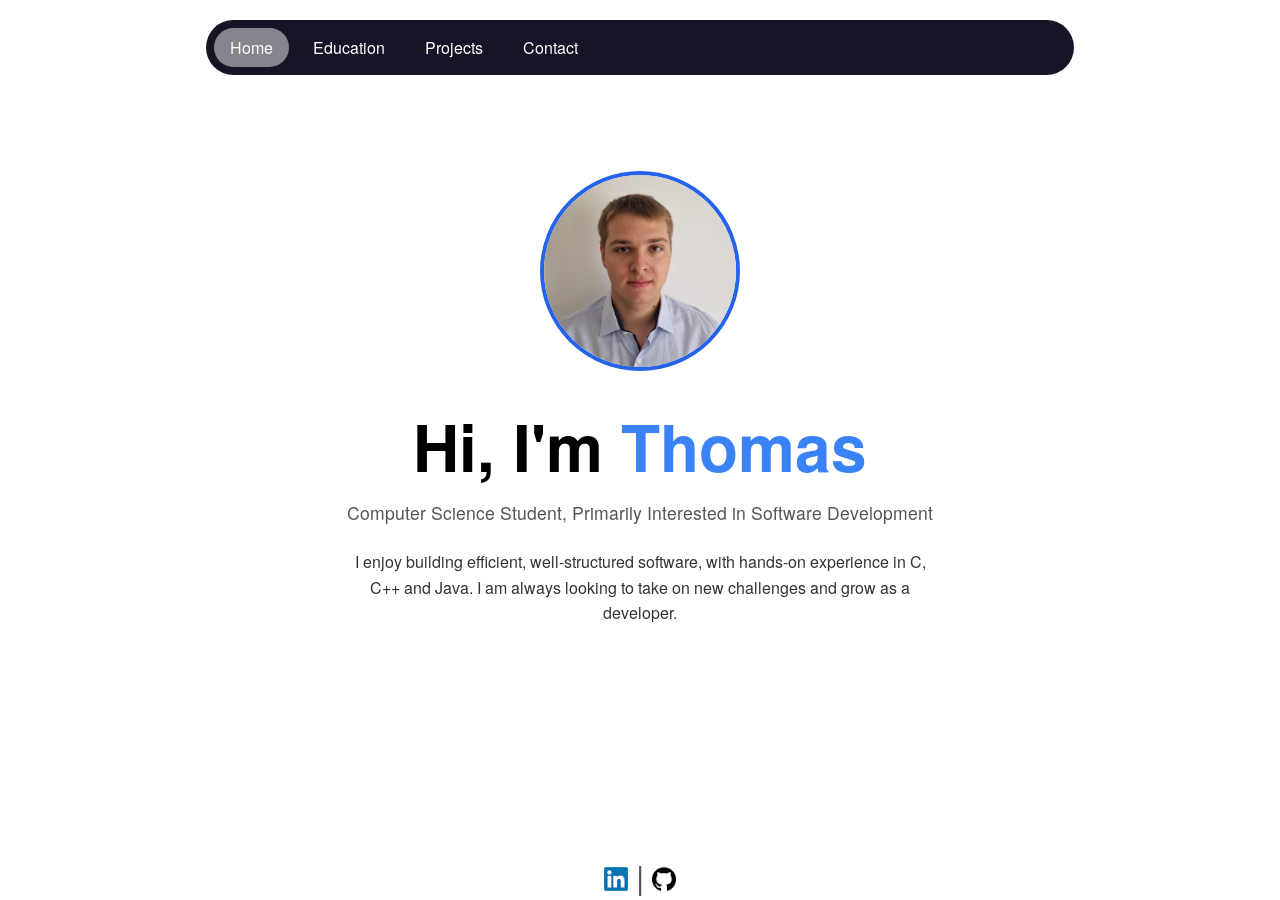
<file: html/index.html>
<!DOCTYPE html>
<html lang="en">
    <head>
        <title>Thomas Kilian - Portfolio</title>
        <meta charset="utf-8">
        <meta name="viewport" content="width=device-width, initial-scale=1">
        <link href="../css/index.css" rel="stylesheet">
    </head>

    <body>
        <div class="hero">
            <div class="container">
                <div id="header-pill">
                    <a class="option-pill" id="main-pill" href="index.html">Home</a>
                    <a class="option-pill other-pills" href="education.html">Education</a>
                    <a class="option-pill other-pills" href="projects.html">Projects</a>
                    <a class="option-pill other-pills" href="contact.html">Contact</a>
                </div>
                <div id="main-block">
                    <img src="../images/Picture.jpg" alt="self-portrait" id="self-portrait">
                </div>
                <h1 id="name-text">Hi, I'm <span class="highlight">Thomas</span></h1>
                <p id="subtitle">Computer Science Student, Primarily Interested in Software Development</p>
                <p id="intro">I enjoy building efficient, well-structured software, with hands-on experience in C, C++
                    and Java. I am always looking to take on new challenges and grow as a developer.</p>
                <div id="other-links">
                    <a href="https://www.linkedin.com/in/thomas-edward-kilian/" target="_blank" rel="noopener">
                        <img class="icons" src="../images/linkedin-icon.png" alt="linkedin icon">
                    </a>
                    <b class="splitters">|</b>
                    <a href="https://github.com/ThomasK975" target="_blank" rel="noopener">
                        <img class="icons" id="github-icon" src="../images/github-icon.png" alt="github icon">
                    </a>
                </div>

            </div>
        </div>
    </body>


</html>
</file>
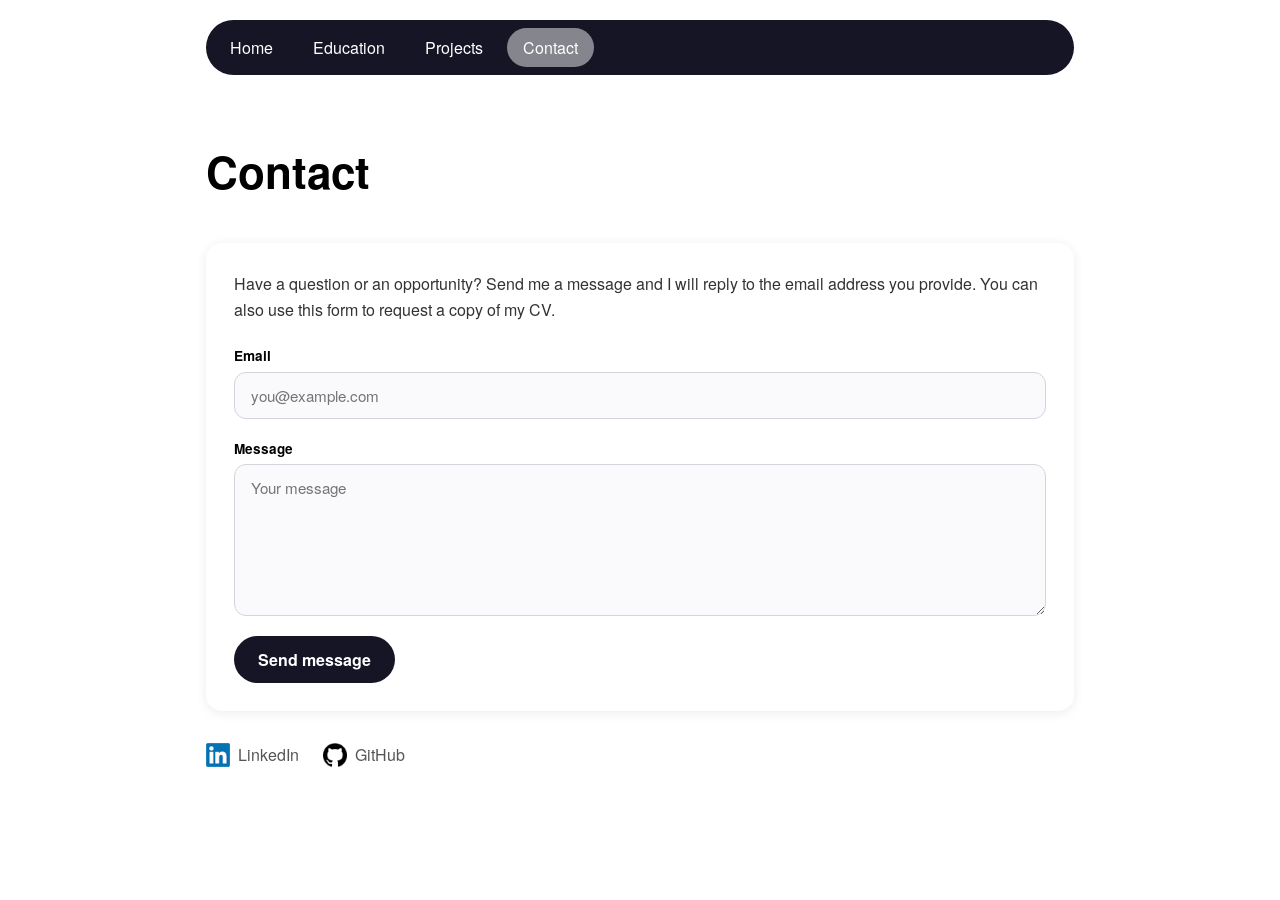
<file: html/contact.html>
<!DOCTYPE html>
<html lang="en">
    <head>
        <title>Contact - Thomas Kilian</title>
        <meta charset="utf-8">
        <meta name="viewport" content="width=device-width, initial-scale=1">
        <link href="../css/index.css" rel="stylesheet">
        <link href="../css/education.css" rel="stylesheet">
        <link href="../css/contact.css" rel="stylesheet">
        <script src="../js/contact.js" defer></script>
    </head>

    <body>
        <div class="hero">
            <div class="container">
                <nav id="header-pill">
                    <a class="option-pill other-pills" href="index.html">Home</a>
                    <a class="option-pill other-pills" href="education.html">Education</a>
                    <a class="option-pill other-pills" href="projects.html">Projects</a>
                    <a class="option-pill" id="main-pill" href="contact.html">Contact</a>
                </nav>
            </div>
        </div>

        <main class="container page">
            <h1 class="page-title">Contact</h1>

            <article class="card">
                <p class="card-text contact-intro">
                    Have a question or an opportunity? Send me a message and I will reply to the
                    email address you provide. You can also use this form to request a copy of my CV.
                </p>

                <form class="contact-form" action="https://formspree.io/f/xeagollg" method="POST">
                    <label class="form-field">
                        <span>Email</span>
                        <input type="email" name="email" placeholder="you@example.com" required>
                    </label>

                    <label class="form-field">
                        <span>Message</span>
                        <textarea name="message" rows="6" placeholder="Your message" required></textarea>
                    </label>

                    <button class="btn btn-primary form-submit" type="submit">Send message</button>
                    <p id="form-status" class="form-status" role="status"></p>
                </form>
            </article>

            <div class="contact-links">
                <a href="https://www.linkedin.com/in/thomas-edward-kilian/" target="_blank" rel="noopener">
                    <img class="icons" src="../images/linkedin-icon.png" alt="LinkedIn"> LinkedIn
                </a>
                <a href="https://github.com/ThomasK975" target="_blank" rel="noopener">
                    <img class="icons" src="../images/github-icon.png" alt="GitHub"> GitHub
                </a>
            </div>
        </main>
    </body>
</html>
</file>
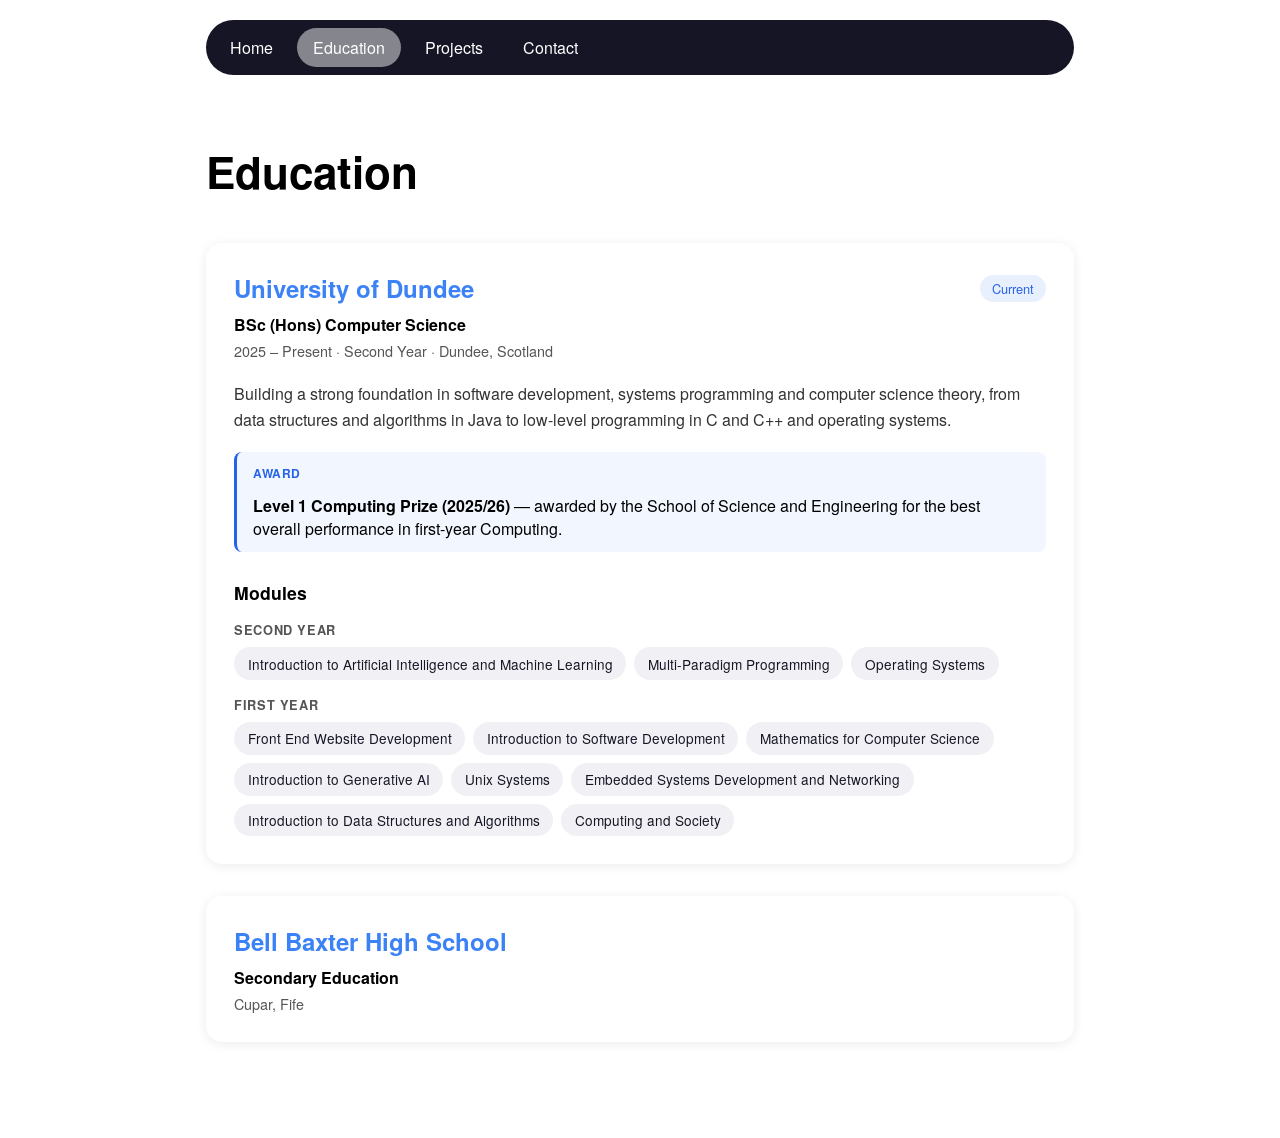
<file: html/education.html>
<!DOCTYPE html>
<html lang="en">
    <head>
        <title>Education - Thomas Kilian</title>
        <meta charset="utf-8">
        <meta name="viewport" content="width=device-width, initial-scale=1">
        <link href="../css/index.css" rel="stylesheet">
        <link href="../css/education.css" rel="stylesheet">
    </head>

    <body>
        <div class="hero">
            <div class="container">
                <nav id="header-pill">
                    <a class="option-pill other-pills" href="index.html">Home</a>
                    <a class="option-pill" id="main-pill" href="education.html">Education</a>
                    <a class="option-pill other-pills" href="projects.html">Projects</a>
                    <a class="option-pill other-pills" href="contact.html">Contact</a>
                </nav>
            </div>
        </div>

        <main class="container page">
            <h1 class="page-title">Education</h1>

            <article class="card">
                <div class="card-header">
                    <h2 class="card-title"><span class="highlight">University of Dundee</span></h2>
                    <span class="badge">Current</span>
                </div>
                <p class="card-subtitle">BSc (Hons) Computer Science</p>
                <p class="card-meta">2025 &ndash; Present &middot; Second Year &middot; Dundee, Scotland</p>

                <p class="card-text">
                    Building a strong foundation in software development, systems programming and
                    computer science theory, from data structures and algorithms in Java to
                    low-level programming in C and C++ and operating systems.
                </p>

                <div class="award">
                    <span class="award-label">Award</span>
                    <span><strong>Level 1 Computing Prize (2025/26)</strong> &mdash; awarded by the School of Science and Engineering for the best overall performance in first-year Computing.</span>
                </div>

<h3 class="modules-heading">Modules</h3>

                <p class="modules-year">Second Year</p>
                <ul class="module-list">
                    <li>Introduction to Artificial Intelligence and Machine Learning</li>
                    <li>Multi-Paradigm Programming</li>
                    <li>Operating Systems</li>
                </ul>

                <p class="modules-year">First Year</p>
                <ul class="module-list">
                    <li>Front End Website Development</li>
                    <li>Introduction to Software Development</li>
                    <li>Mathematics for Computer Science</li>
                    <li>Introduction to Generative AI</li>
                    <li>Unix Systems</li>
                    <li>Embedded Systems Development and Networking</li>
                    <li>Introduction to Data Structures and Algorithms</li>
                    <li>Computing and Society</li>
                </ul>
            </article>

            <article class="card">
                <div class="card-header">
                    <h2 class="card-title"><span class="highlight">Bell Baxter High School</span></h2>
                </div>
                <p class="card-subtitle">Secondary Education</p>
                <p class="card-meta">Cupar, Fife</p>
            </article>
        </main>
    </body>
</html>
</file>
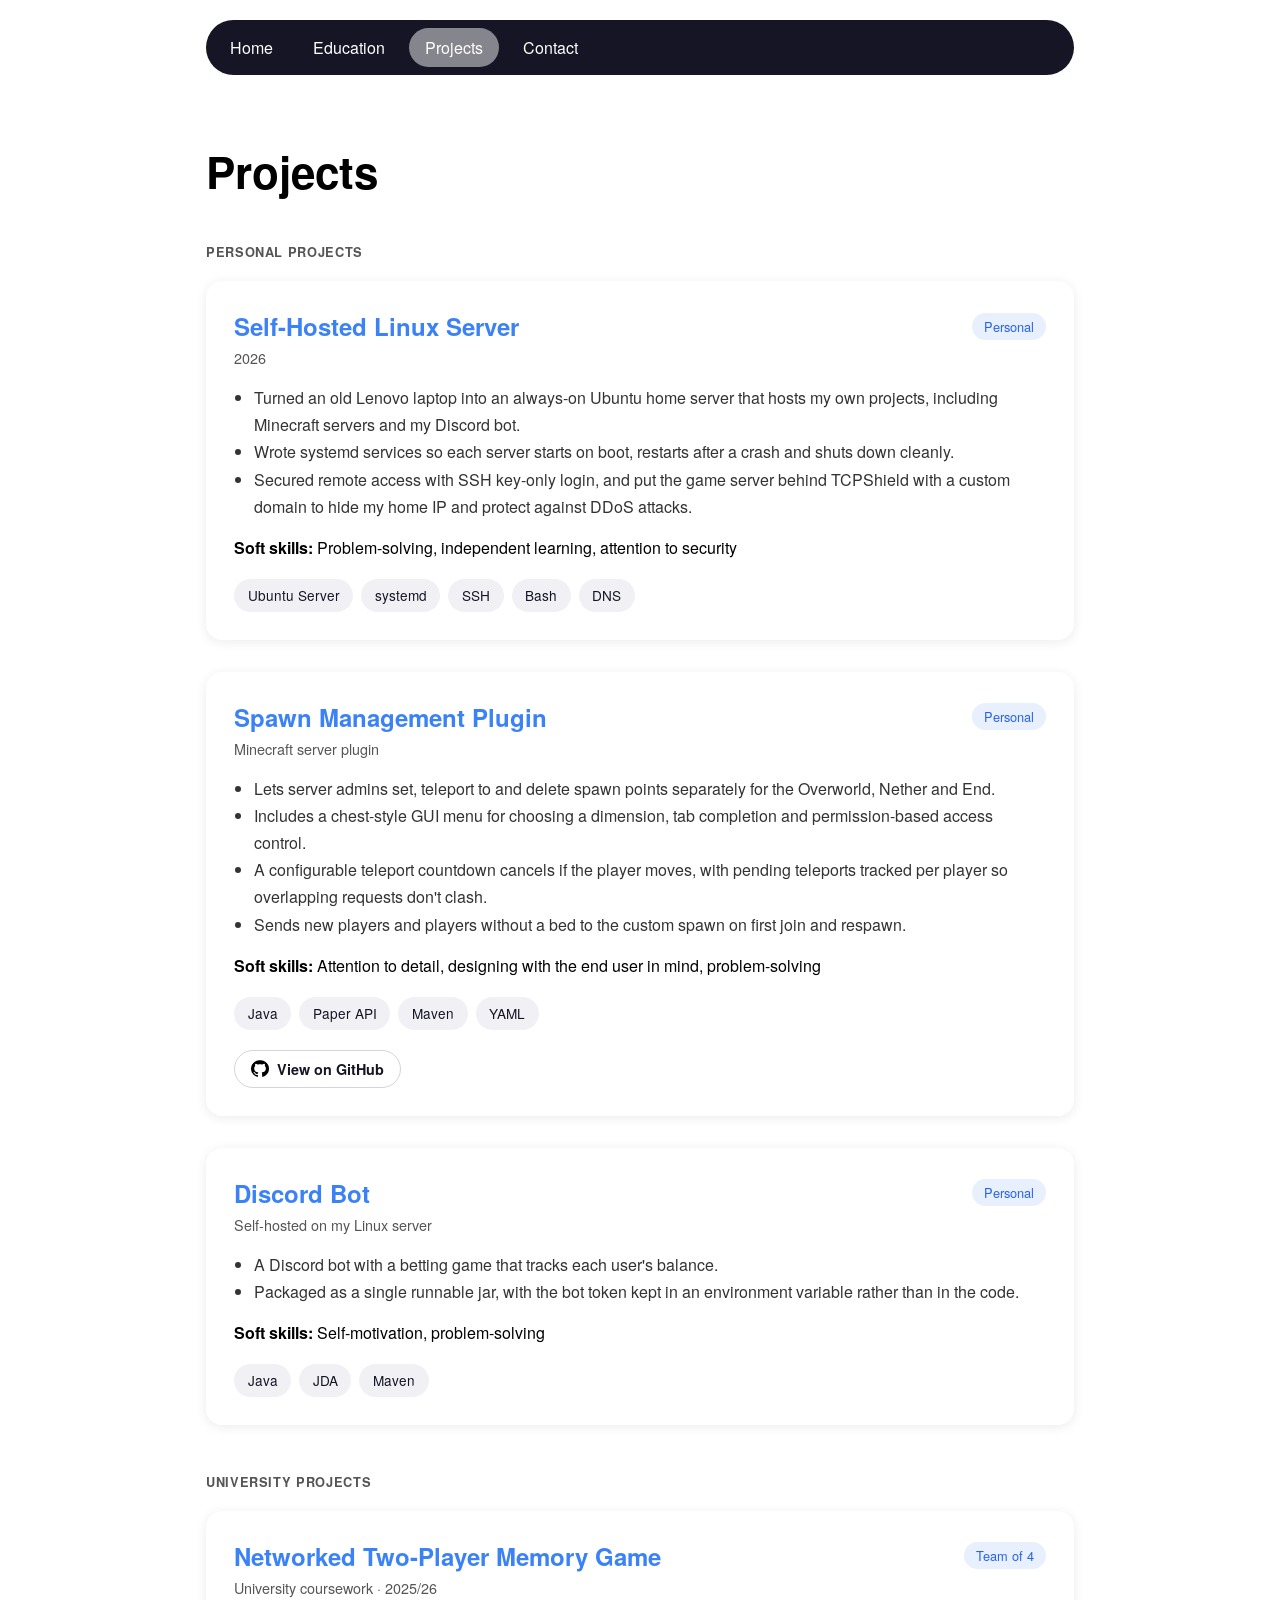
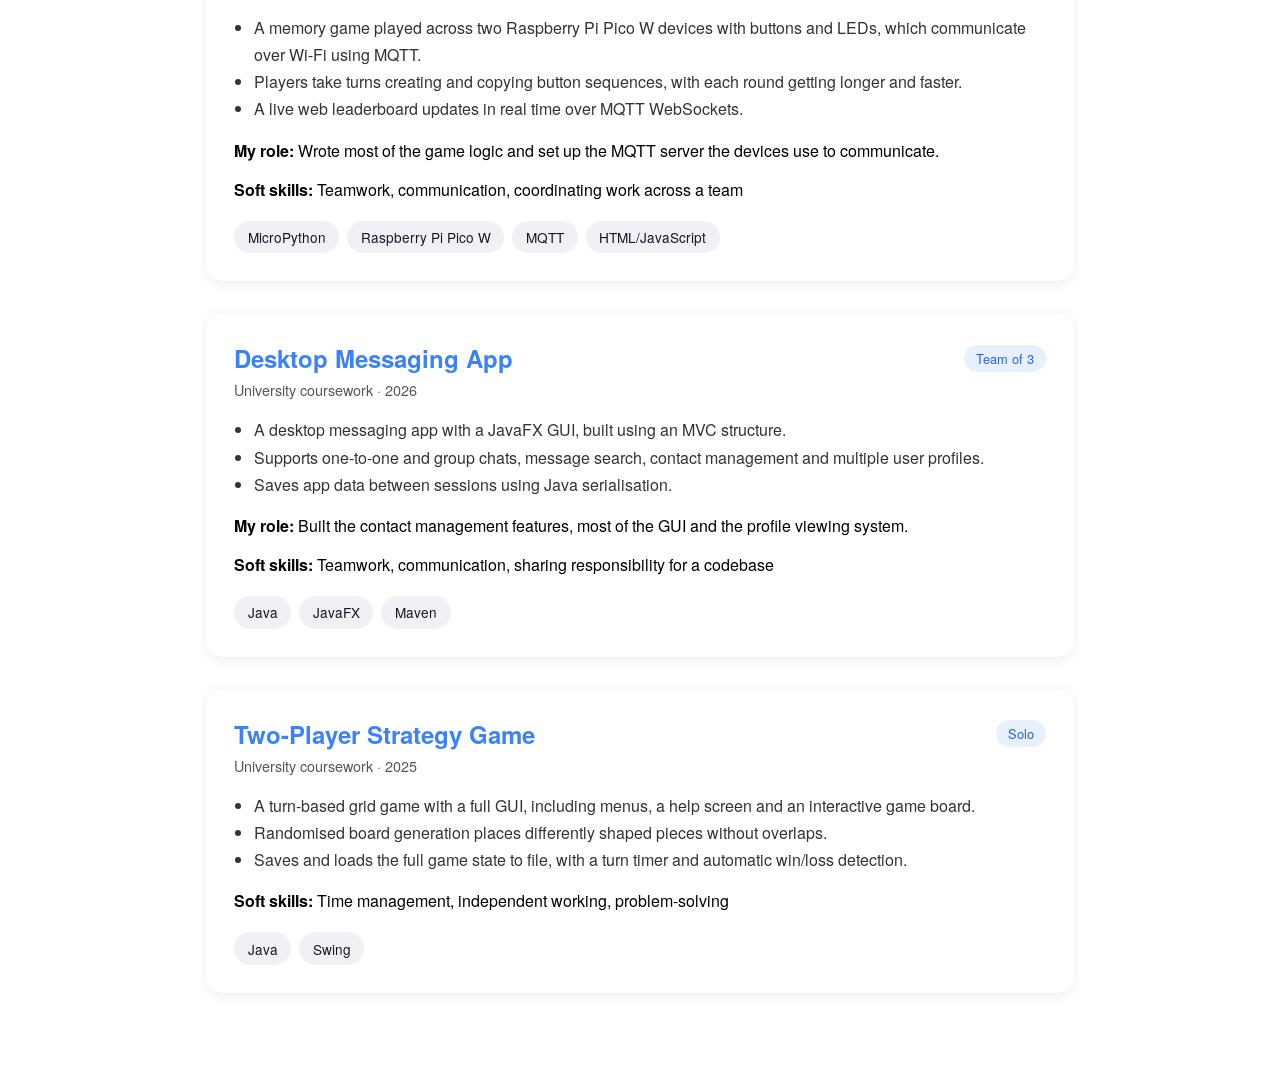
<file: html/projects.html>
<!DOCTYPE html>
<html lang="en">
    <head>
        <title>Projects - Thomas Kilian</title>
        <meta charset="utf-8">
        <meta name="viewport" content="width=device-width, initial-scale=1">
        <link href="../css/index.css" rel="stylesheet">
        <link href="../css/education.css" rel="stylesheet">
        <link href="../css/projects.css" rel="stylesheet">
    </head>

    <body>
        <div class="hero">
            <div class="container">
                <nav id="header-pill">
                    <a class="option-pill other-pills" href="index.html">Home</a>
                    <a class="option-pill other-pills" href="education.html">Education</a>
                    <a class="option-pill" id="main-pill" href="projects.html">Projects</a>
                    <a class="option-pill other-pills" href="contact.html">Contact</a>
                </nav>
            </div>
        </div>

        <main class="container page">
            <h1 class="page-title">Projects</h1>

            <h2 class="section-heading">Personal Projects</h2>

            <article class="card">
                <div class="card-header">
                    <h3 class="card-title"><span class="highlight">Self-Hosted Linux Server</span></h3>
                    <span class="badge">Personal</span>
                </div>
                <p class="card-meta">2026</p>
                <ul class="project-points">
                    <li>Turned an old Lenovo laptop into an always-on Ubuntu home server that hosts my own projects, including Minecraft servers and my Discord bot.</li>
                    <li>Wrote systemd services so each server starts on boot, restarts after a crash and shuts down cleanly.</li>
                    <li>Secured remote access with SSH key-only login, and put the game server behind TCPShield with a custom domain to hide my home IP and protect against DDoS attacks.</li>
                </ul>
                <p class="project-extra"><strong>Soft skills:</strong> Problem-solving, independent learning, attention to security</p>
                <ul class="tech-list">
                    <li>Ubuntu Server</li>
                    <li>systemd</li>
                    <li>SSH</li>
                    <li>Bash</li>
                    <li>DNS</li>
                </ul>
            </article>

            <article class="card">
                <div class="card-header">
                    <h3 class="card-title"><span class="highlight">Spawn Management Plugin</span></h3>
                    <span class="badge">Personal</span>
                </div>
                <p class="card-meta">Minecraft server plugin</p>
                <ul class="project-points">
                    <li>Lets server admins set, teleport to and delete spawn points separately for the Overworld, Nether and End.</li>
                    <li>Includes a chest-style GUI menu for choosing a dimension, tab completion and permission-based access control.</li>
                    <li>A configurable teleport countdown cancels if the player moves, with pending teleports tracked per player so overlapping requests don't clash.</li>
                    <li>Sends new players and players without a bed to the custom spawn on first join and respawn.</li>
                </ul>
                <p class="project-extra"><strong>Soft skills:</strong> Attention to detail, designing with the end user in mind, problem-solving</p>
                <ul class="tech-list">
                    <li>Java</li>
                    <li>Paper API</li>
                    <li>Maven</li>
                    <li>YAML</li>
                </ul>
                <a class="repo-link" href="https://github.com/ThomasK975/SuperSpawnMinecraftPlugin" target="_blank" rel="noopener">
                    <img src="../images/github-icon.png" alt=""> View on GitHub
                </a>
            </article>

            <article class="card">
                <div class="card-header">
                    <h3 class="card-title"><span class="highlight">Discord Bot</span></h3>
                    <span class="badge">Personal</span>
                </div>
                <p class="card-meta">Self-hosted on my Linux server</p>
                <ul class="project-points">
                    <li>A Discord bot with a betting game that tracks each user's balance.</li>
                    <li>Packaged as a single runnable jar, with the bot token kept in an environment variable rather than in the code.</li>
                </ul>
                <p class="project-extra"><strong>Soft skills:</strong> Self-motivation, problem-solving</p>
                <ul class="tech-list">
                    <li>Java</li>
                    <li>JDA</li>
                    <li>Maven</li>
                </ul>
            </article>

            <h2 class="section-heading">University Projects</h2>

            <article class="card">
                <div class="card-header">
                    <h3 class="card-title"><span class="highlight">Networked Two-Player Memory Game</span></h3>
                    <span class="badge">Team of 4</span>
                </div>
                <p class="card-meta">University coursework &middot; 2025/26</p>
                <ul class="project-points">
                    <li>A memory game played across two Raspberry Pi Pico W devices with buttons and LEDs, which communicate over Wi-Fi using MQTT.</li>
                    <li>Players take turns creating and copying button sequences, with each round getting longer and faster.</li>
                    <li>A live web leaderboard updates in real time over MQTT WebSockets.</li>
                </ul>
                <p class="project-extra"><strong>My role:</strong> Wrote most of the game logic and set up the MQTT server the devices use to communicate.</p>
                <p class="project-extra"><strong>Soft skills:</strong> Teamwork, communication, coordinating work across a team</p>
                <ul class="tech-list">
                    <li>MicroPython</li>
                    <li>Raspberry Pi Pico W</li>
                    <li>MQTT</li>
                    <li>HTML/JavaScript</li>
                </ul>
            </article>

            <article class="card">
                <div class="card-header">
                    <h3 class="card-title"><span class="highlight">Desktop Messaging App</span></h3>
                    <span class="badge">Team of 3</span>
                </div>
                <p class="card-meta">University coursework &middot; 2026</p>
                <ul class="project-points">
                    <li>A desktop messaging app with a JavaFX GUI, built using an MVC structure.</li>
                    <li>Supports one-to-one and group chats, message search, contact management and multiple user profiles.</li>
                    <li>Saves app data between sessions using Java serialisation.</li>
                </ul>
                <p class="project-extra"><strong>My role:</strong> Built the contact management features, most of the GUI and the profile viewing system.</p>
                <p class="project-extra"><strong>Soft skills:</strong> Teamwork, communication, sharing responsibility for a codebase</p>
                <ul class="tech-list">
                    <li>Java</li>
                    <li>JavaFX</li>
                    <li>Maven</li>
                </ul>
            </article>

            <article class="card">
                <div class="card-header">
                    <h3 class="card-title"><span class="highlight">Two-Player Strategy Game</span></h3>
                    <span class="badge">Solo</span>
                </div>
                <p class="card-meta">University coursework &middot; 2025</p>
                <ul class="project-points">
                    <li>A turn-based grid game with a full GUI, including menus, a help screen and an interactive game board.</li>
                    <li>Randomised board generation places differently shaped pieces without overlaps.</li>
                    <li>Saves and loads the full game state to file, with a turn timer and automatic win/loss detection.</li>
                </ul>
                <p class="project-extra"><strong>Soft skills:</strong> Time management, independent working, problem-solving</p>
                <ul class="tech-list">
                    <li>Java</li>
                    <li>Swing</li>
                </ul>
            </article>
        </main>
    </body>
</html>
</file>
<file: css/index.css>
/* TeX Gyre Heros: free Helvetica-style font (GUST Font License, see fonts/) */
@font-face {
    font-family: "TeX Gyre Heros";
    src: url("../fonts/texgyreheros-regular.woff2") format("woff2");
    font-weight: 400;
    font-style: normal;
    font-display: swap;
}

@font-face {
    font-family: "TeX Gyre Heros";
    src: url("../fonts/texgyreheros-bold.woff2") format("woff2");
    font-weight: 600 700;
    font-style: normal;
    font-display: swap;
}

@font-face {
    font-family: "TeX Gyre Heros";
    src: url("../fonts/texgyreheros-italic.woff2") format("woff2");
    font-weight: 400;
    font-style: italic;
    font-display: swap;
}

html, body {
    margin: 0;
    padding: 0;
    height: 100%;
    font-family: "TeX Gyre Heros", "Helvetica Neue", Helvetica, Arial, sans-serif;
}

.hero {
    display: flex;
    flex-direction: column;
    align-items: center;
    text-align: center;
    gap: 1rem;
}

.container {
    width: 100%;
    max-width: 56.25rem;
    margin: 0 auto;
    padding: 0 1rem;
    box-sizing: border-box;
}

#header-pill {
    background-color: #151525;
    margin-top: 1.25rem;
    padding: 0.5rem;
    border-radius: 999px;
    display: flex;
    align-items: center;
    gap: 0.5rem;
    color: white;
}

.option-pill {
    padding: 0.5rem 1rem;
    border-radius: 999px;
    color: inherit;
    text-decoration: none;
}

#main-pill {
    background-color: rgb(255 255 255 / 0.48);
}

#main-pill:hover {
    cursor: pointer;
}

.other-pills:hover {
    background-color: rgb(255 255 255 / 0.09);
    cursor: pointer;
}

#main-block {

}

#self-portrait {
    margin-top: 6rem;
    width: 12rem;
    border-radius: 999px;
    border: 4px solid #2563eb;
}

#name-text {
    font-size: clamp(2.25rem, 7vw, 4rem);
    margin: 1.5rem 0 0.5rem;
    font-weight: 700;
}

#subtitle {
    margin: 0;
    font-size: 1.1rem;
    color: #555;
}

#intro {
    max-width: 36rem;
    margin: 1.5rem auto 0;
    line-height: 1.6;
    color: #333;
}

#hero-buttons {
    display: flex;
    flex-wrap: wrap;
    justify-content: center;
    gap: 1rem;
    margin-top: 2rem;
}

.btn {
    padding: 0.75rem 1.5rem;
    border-radius: 999px;
    text-decoration: none;
    font-weight: 600;
    transition: background-color 0.2s ease, transform 0.2s ease;
}

.btn:hover {
    transform: translateY(-2px);
}

.btn-primary {
    background-color: #151525;
    color: white;
}

.btn-primary:hover {
    background-color: #2a2a40;
}


.highlight {
    color: #3b82f6;
}

#other-links {
    margin-top: 15rem;
    color: #555555;
    display: flex;
    justify-content: center;
    align-items: center;
    gap: 0.5rem;
}

#other-links {

}

.icons {
    width: 1.5rem;
    margin: 0;
}

.icons:hover {
    cursor: pointer;
}

.splitters {
    font-size: 2rem;
    font-weight: 100;
    line-height: 1;
    position: relative;
    top: -0.2em;
}

#github-icon {
    margin-left: 0;
}

#other-links a {
    text-decoration: none;
}
#header-pill {
    flex-wrap: wrap;
    justify-content: center;
}

@media (min-width: 40em) {
    #header-pill {
        justify-content: flex-start;
    }
}

@media (max-width: 40em) {
    #header-pill {
        border-radius: 1.5rem;
    }
}
</file>
<file: css/education.css>
.page {
    padding-top: 4rem;
    padding-bottom: 4rem;
}

.page-title {
    font-size: clamp(2rem, 5vw, 2.75rem);
    margin: 0 0 2.5rem;
}

.card {
    padding: 1.75rem;
    margin-bottom: 2rem;
    border-radius: 1rem;
    background: white;
    box-shadow: 0 2px 12px rgb(0 0 0 / 0.08);
}

.card-header {
    display: flex;
    flex-wrap: wrap;
    align-items: center;
    justify-content: space-between;
    gap: 1rem;
}

.card-title {
    margin: 0;
    font-size: 1.5rem;
}

.card-subtitle {
    margin: 0.5rem 0 0;
    font-weight: 600;
}

.card-meta {
    margin: 0.25rem 0 0;
    font-size: 0.9rem;
    color: #555;
}

.card-text {
    margin: 1.25rem 0 0;
    line-height: 1.6;
    color: #333;
}

.card-list {
    margin: 0.5rem 0 0;
    padding-left: 1.25rem;
    line-height: 1.8;
    color: #333;
}

.badge {
    padding: 0.25rem 0.75rem;
    border-radius: 999px;
    font-size: 0.8rem;
    color: #2563eb;
    background: rgb(37 99 235 / 0.1);
}

.award {
    display: flex;
    flex-wrap: wrap;
    align-items: center;
    gap: 0.75rem;
    margin-top: 1.25rem;
    padding: 0.75rem 1rem;
    border-left: 3px solid #2563eb;
    border-radius: 0.5rem;
    background: rgb(37 99 235 / 0.06);
}

.award-label {
    font-size: 0.75rem;
    font-weight: 700;
    text-transform: uppercase;
    letter-spacing: 0.05em;
    color: #2563eb;
}

.modules-heading {
    margin: 1.75rem 0 0;
    font-size: 1.1rem;
}

.modules-year {
    margin: 1rem 0 0.5rem;
    font-size: 0.8rem;
    font-weight: 700;
    text-transform: uppercase;
    letter-spacing: 0.05em;
    color: #555;
}

.module-list {
    display: flex;
    flex-wrap: wrap;
    gap: 0.5rem;
    margin: 0;
    padding: 0;
    list-style: none;
}

.module-list li {
    padding: 0.4rem 0.85rem;
    border-radius: 999px;
    font-size: 0.85rem;
    background: #f1f1f5;
    color: #151525;
}
</file>
<file: css/contact.css>
.contact-intro {
    margin-top: 0;
}

.contact-form {
    display: flex;
    flex-direction: column;
    gap: 1.25rem;
    margin-top: 1.5rem;
}

.form-row {
    display: flex;
    flex-wrap: wrap;
    gap: 1.25rem;
}

.form-row .form-field {
    flex: 1 1 14rem;
}

.form-field {
    display: flex;
    flex-direction: column;
    gap: 0.4rem;
    font-size: 0.85rem;
    font-weight: 600;
}

.form-field input,
.form-field textarea {
    padding: 0.75rem 1rem;
    border: 1px solid #d4d4dc;
    border-radius: 0.75rem;
    font: inherit;
    font-weight: 400;
    font-size: 0.95rem;
    background: #fafafc;
    transition: border-color 0.2s ease, box-shadow 0.2s ease;
}

.form-field textarea {
    resize: vertical;
}

.form-field input:focus,
.form-field textarea:focus {
    outline: none;
    border-color: #2563eb;
    box-shadow: 0 0 0 3px rgb(37 99 235 / 0.15);
}

.form-submit {
    align-self: flex-start;
    border: none;
    font: inherit;
    font-weight: 600;
    cursor: pointer;
}

.contact-links {
    display: flex;
    flex-wrap: wrap;
    gap: 1.5rem;
}

.contact-links a {
    display: flex;
    align-items: center;
    gap: 0.5rem;
    color: #555;
    text-decoration: none;
}

.contact-links a:hover {
    color: #151525;
}

.form-status {
    margin: 0;
    font-size: 0.9rem;
    color: #555;
}

.form-status:empty {
    display: none;
}

.form-status.success {
    color: #15803d;
}

.form-status.error {
    color: #b91c1c;
}

.form-submit:disabled {
    opacity: 0.6;
    cursor: not-allowed;
}
</file>
<file: css/projects.css>
.section-heading {
    margin: 3rem 0 1.25rem;
    font-size: 0.8rem;
    font-weight: 700;
    text-transform: uppercase;
    letter-spacing: 0.05em;
    color: #555;
}

.section-heading:first-of-type {
    margin-top: 0;
}

.project-points {
    margin: 1rem 0 0;
    padding-left: 1.25rem;
    line-height: 1.7;
    color: #333;
}

.tech-list {
    display: flex;
    flex-wrap: wrap;
    gap: 0.5rem;
    margin: 1.25rem 0 0;
    padding: 0;
    list-style: none;
}

.tech-list li {
    padding: 0.4rem 0.85rem;
    border-radius: 999px;
    font-size: 0.85rem;
    background: #f1f1f5;
    color: #151525;
}

.repo-link {
    display: inline-flex;
    align-items: center;
    gap: 0.5rem;
    margin-top: 1.25rem;
    padding: 0.5rem 1rem;
    border: 1px solid #d4d4dc;
    border-radius: 999px;
    font-size: 0.9rem;
    font-weight: 600;
    color: #151525;
    text-decoration: none;
    transition: border-color 0.2s ease, color 0.2s ease, transform 0.2s ease;
}

.repo-link img {
    width: 1.1rem;
}

.repo-link:hover {
    border-color: #3b82f6;
    color: #3b82f6;
    transform: translateY(-2px);
}
</file>
